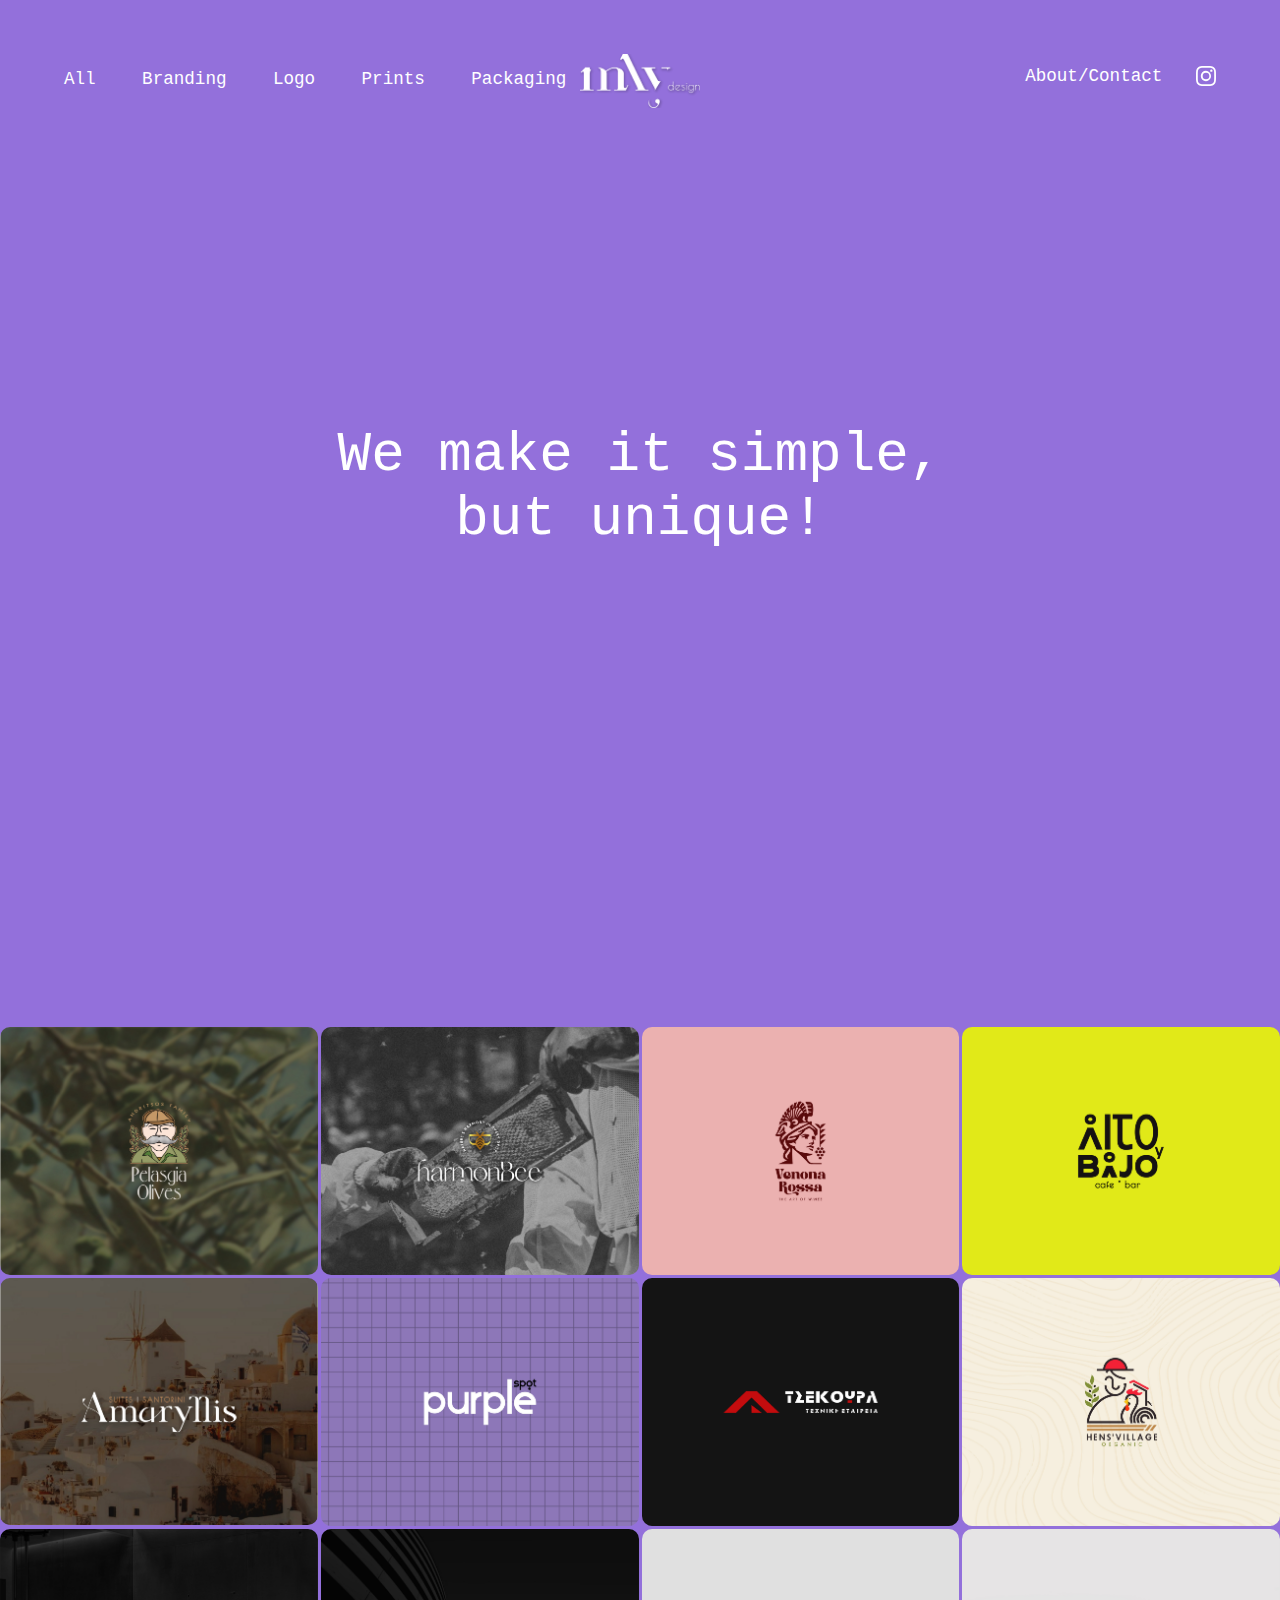
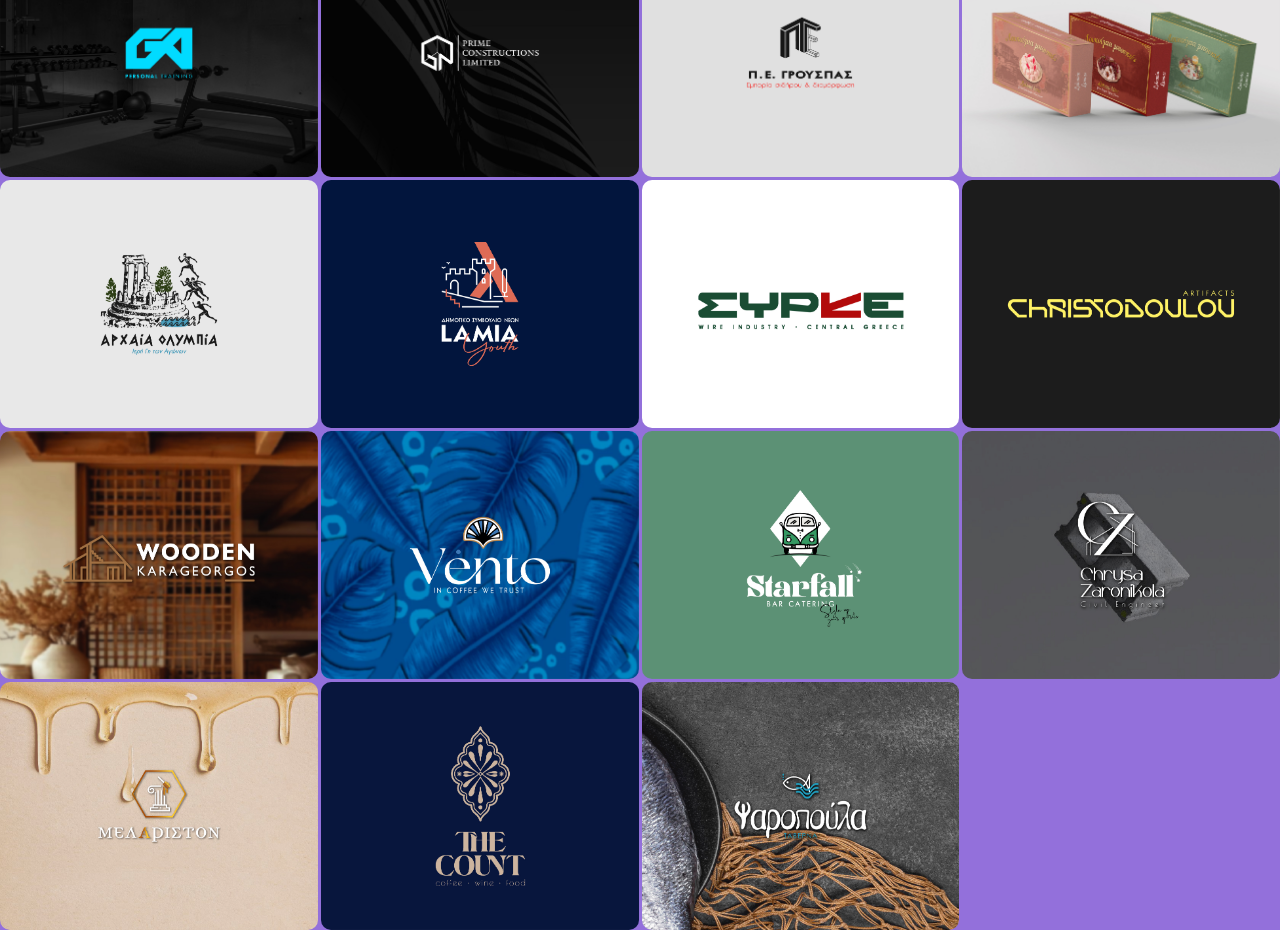
<file: index.html>
<!DOCTYPE html>
<html lang="en">
<head>
    <meta charset="UTF-8">
    <meta name="viewport" content="width=device-width, initial-scale=1.0">
    <title>Document</title>
    <link rel="stylesheet" href="styles.css">
</head>
<body>
    <div class="menu-container">
        <div class="menu-bar">
            <div onclick="goToPortfolio('all')">All</div>
            <div onclick="goToPortfolio('branding')">Branding</div>
            <div onclick="goToPortfolio('logo')">Logo</div>
            <div onclick="goToPortfolio('prints')">Prints</div>
            <div onclick="goToPortfolio('packaging')">Packaging</div>
        </div>
        <div><img class="logo-img" src="images/white_black-logo.png"></div>
        <div class="menu-bar" id="about">
            <div>About/Contact</div>
            <div><svg xmlns="http://www.w3.org/2000/svg" width="20" height="20" fill="currentColor" class="bi bi-instagram" viewBox="0 0 16 16">
    <path d="M8 0C5.829 0 5.556.01 4.703.048 3.85.088 3.269.222 2.76.42a3.9 3.9 0 0 0-1.417.923A3.9 3.9 0 0 0 .42 2.76C.222 3.268.087 3.85.048 4.7.01 5.555 0 5.827 0 8.001c0 2.172.01 2.444.048 3.297.04.852.174 1.433.372 1.942.205.526.478.972.923 1.417.444.445.89.719 1.416.923.51.198 1.09.333 1.942.372C5.555 15.99 5.827 16 8 16s2.444-.01 3.298-.048c.851-.04 1.434-.174 1.943-.372a3.9 3.9 0 0 0 1.416-.923c.445-.445.718-.891.923-1.417.197-.509.332-1.09.372-1.942C15.99 10.445 16 10.173 16 8s-.01-2.445-.048-3.299c-.04-.851-.175-1.433-.372-1.941a3.9 3.9 0 0 0-.923-1.417A3.9 3.9 0 0 0 13.24.42c-.51-.198-1.092-.333-1.943-.372C10.443.01 10.172 0 7.998 0zm-.717 1.442h.718c2.136 0 2.389.007 3.232.046.78.035 1.204.166 1.486.275.373.145.64.319.92.599s.453.546.598.92c.11.281.24.705.275 1.485.039.843.047 1.096.047 3.231s-.008 2.389-.047 3.232c-.035.78-.166 1.203-.275 1.485a2.5 2.5 0 0 1-.599.919c-.28.28-.546.453-.92.598-.28.11-.704.24-1.485.276-.843.038-1.096.047-3.232.047s-2.39-.009-3.233-.047c-.78-.036-1.203-.166-1.485-.276a2.5 2.5 0 0 1-.92-.598 2.5 2.5 0 0 1-.6-.92c-.109-.281-.24-.705-.275-1.485-.038-.843-.046-1.096-.046-3.233s.008-2.388.046-3.231c.036-.78.166-1.204.276-1.486.145-.373.319-.64.599-.92s.546-.453.92-.598c.282-.11.705-.24 1.485-.276.738-.034 1.024-.044 2.515-.045zm4.988 1.328a.96.96 0 1 0 0 1.92.96.96 0 0 0 0-1.92m-4.27 1.122a4.109 4.109 0 1 0 0 8.217 4.109 4.109 0 0 0 0-8.217m0 1.441a2.667 2.667 0 1 1 0 5.334 2.667 2.667 0 0 1 0-5.334"/>
    </svg></div>
        </div>
    </div>
        
    <div class="intro-container">
        <div class="intro">We make it simple,<br>but unique!</div>
    </div>

    <div class="portfolio-grid" id="portfolio">
        <img src="images/pappoulis.jpg" data-full="images/pappoulis_modal.jpg" data-category="branding">
        <img src="images/harmonbee.jpg" data-full="images/harmonbee_modal.jpg" data-category="branding">
        <img src="images/venona_rossa.jpg" data-category="logo">
        <img src="images/altobajo.jpg"  data-full="images/altobajo_modal.jpg" data-category="branding">
        <img src="images/amaryllis.jpg"  data-full="images/amaryllis_modal.jpg" data-category="branding">
        <img src="images/purple_spot.jpg" data-category="logo">
        <img src="images/tsekoura.jpg" data-full="images/tsekoura_modal.jpg" data-category="branding">
        <img src="images/hens_village.jpg" data-category="logo prints">
        <img src="images/ga_pr.jpg"  data-full="images/ga_pr_modal.jpg" data-category="branding">
        <img src="images/gn.jpg" data-full="images/gn_modal.jpg" data-category="logo">
        <img src="images/grouspas.jpg" data-full="images/grouspas_modal.jpg" data-category="branding">
        <img src="images/tsiatsos.jpg"data-category="packaging">
        <img src="images/olympia.jpg" data-category="logo">
        <img src="images/lamia.jpg" data-full="images/lamia_modal.jpg" data-category="branding">
        <img src="images/syrke.jpg" data-full="images/syrke_modal.jpg" data-category="branding">
        <img src="images/christodoulou.jpg" data-full="images/christodoulou_modal.jpg" data-category="branding">
        <img src="images/wooden.jpg" data-category="logo">
        <img src="images/vento.jpg" data-full="images/vento_modal.jpg" data-category="branding">
        <img src="images/starfall.jpg" data-category="logo prints">
        <img src="images/zaronikola.jpg" data-category="logo">
        <img src="images/melariston.jpg" data-category="logo">
        <img src="images/the_count.jpg" data-full="images/the_count_modal.jpg" data-category="branding">
        <img src="images/psaropoula.jpg" data-category="logo">
    </div>
    <div id="image-modal" class="modal">
        <span class="close">&times;</span>
        <img class="modal-content" id="modal-img">
    </div>
    <script src="script.js"></script>
</body>
</html>
</file>
<file: styles.css>
@font-face {
    font-family: Garmot;
    src: url(fonts/GARMOT-GARMOT-REGULAR-400.OTF) format("opentype");
}

*{
    box-sizing: border-box;
}

body{
    margin: 0;
    background: #9370DB;
    color: white;
    font-family: 'Courier New', Courier, monospace;
}

.menu-container{
    display: flex;
    justify-content: space-between;
    align-items: center;
    padding: 60px 60px 20px 60px;
    position: relative;
}

.logo-img{
    position: absolute;
    left: 50%;
    transform: translateX(-50%);
    width: clamp(60px, 13vw, 120px);
    height: auto;
    margin-top: -30px;
}

.menu-bar{
    display: flex;
    gap: clamp(10px, 3vw, 60px);    font-size: clamp(0.9rem, 1.8vw, 1.1rem);
    margin-bottom: 10px;
}

#about{
    gap: clamp(20px, 2vw, 60px);;
}

.menu-bar div {
    position: relative;
    padding: 6px 4px;
    cursor: pointer;
    white-space: nowrap;
}


.menu-bar div::after {
    content: "";
    position: absolute;
    bottom: 0;
    left: 50%;
    width: 0%;
    height: 2px;
    background-color: white;
    transition: all 0.3s ease;
    transform: translateX(-50%);
}

.menu-bar div:hover::after {
    width: 100%;
}

@media (max-width: 768px) {
    .menu-container {
        flex-direction: column;
        padding: 20px 15px;
        gap: 10px;
    }

    .menu-bar {
        justify-content: center;
        gap: 12px;
        flex-wrap: wrap;
        font-size: 0.9rem;
    }

    .logo-img {
        width: 70px;
        margin: 5px 0 10px;
        position: static;
        transform: none;
    }

    .intro {
        font-size: 2.2rem;
        padding: 0 10px;
    }
}

@media (max-width: 768px) {
    .portfolio-grid img {
        border-radius: 6px;
    }

    .portfolio-grid img:hover {
        transform: none;
    }
}

.intro-container {
    min-height: 100vh;
    display: flex;
    gap: 12vh;
    flex-direction: column;
    justify-content: center;
    align-items: center;
    padding-bottom: 20vh;
}

.intro {
    font-size: clamp(3.5rem, 4vw, 2.5rem);
    text-align: center;
}
.click-here {
    font-size: clamp(1.2rem, 2vw, 1.2rem);
    color: #E0E0E0;
    cursor: pointer;
    transition: color 0.3s ease;
}

.portfolio-grid {
    display: grid;
    grid-template-columns: repeat(4, 1fr);
    gap: 3px;
    width: 100%;
    margin: 0;
    min-height: 100vh;
    align-content: start;
}

.portfolio-grid img {
    width: 100%;
    height: auto;
    display: block;
    transition: transform 0.3s ease, opacity 0.3s ease;
    border-radius: 10px;
}

/* Hover effect */
.portfolio-grid img:hover {
    transform: scale(1.05);
    cursor: pointer;
}

/* Mobile: 1 image per row */
@media (max-width: 768px) {
    .portfolio-grid {
        grid-template-columns: 1fr;
    }
}

.modal {
    display: none;
    position: fixed;
    z-index: 9999;
    inset: 0;
    background: rgba(0,0,0,0.9);
    overflow-y: auto;
    padding: 60px 80px;
}

.modal-content {
    display: block;
    margin: 0 auto;
    max-width: 85%;
    object-fit: contain;
    height: auto;
    border-radius: 10px;
    animation: zoom 0.3s ease;
}


@keyframes zoom {
    from { transform: scale(0.7); }
    to   { transform: scale(1); }
}

.close {
    position: absolute;
    top: 30px;
    right: 40px;
    font-size: 40px;
    color: white;
    cursor: pointer;
}

#scrollTopBtn {
    position: fixed;
    right: 25px;
    bottom: 25px;
    width: 52px;
    height: 52px;
    background: rgba(255,255,255,0.15);
    border-radius: 50%;
    display: flex;
    align-items: center;
    justify-content: center;
    cursor: pointer;
    backdrop-filter: blur(6px);
    transition: all 0.3s ease;
    z-index: 99999;
    opacity: 0;
    pointer-events: none;
    transform: translateY(15px);
}

#scrollTopBtn.show {
    opacity: 1;
    pointer-events: auto;
    transform: translateY(0);
}

#scrollTopBtn:hover {
    transform: translateY(-4px);
    background: rgba(255,255,255,0.25);
}

#scrollTopBtn svg {
    color: white;
}

/* Mobile fine tuning */
@media (max-width: 768px) {
    #scrollTopBtn {
        width: 46px;
        height: 46px;
        right: 15px;
        bottom: 15px;
    }
}
</file>
